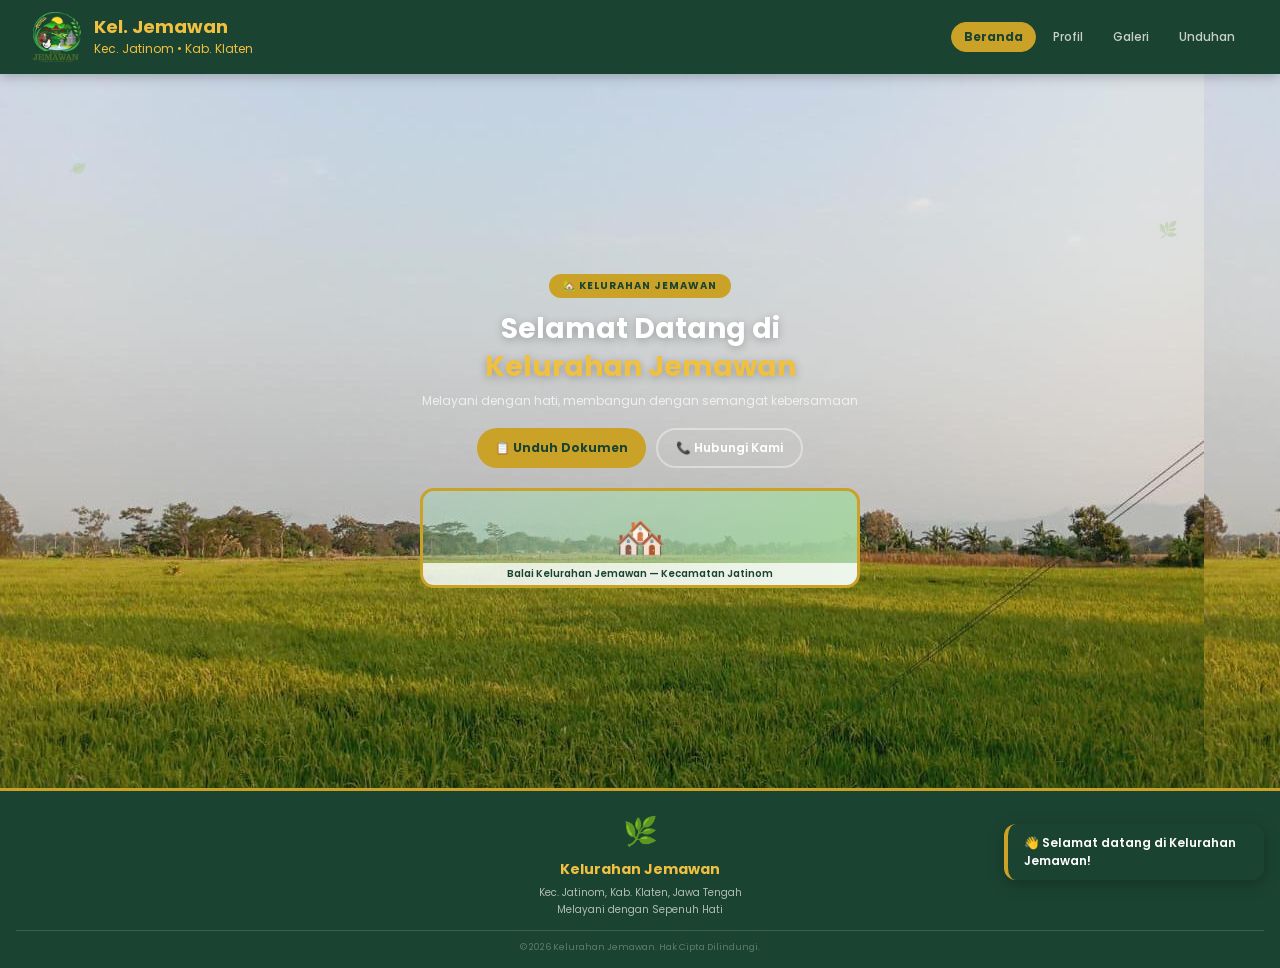
<file: index.html>
<!DOCTYPE html>
<html lang="id">
<head>
  <meta charset="UTF-8">
  <meta name="viewport" content="width=device-width, initial-scale=1.0">
  <title>Kelurahan Jemawan - Beranda</title>
  <link rel="stylesheet" href="style.css">
  <link href="https://fonts.googleapis.com/css2?family=Poppins:wght@400;500;600;700&display=swap" rel="stylesheet">
</head>
<body>

  <!-- ===== NAVIGASI ===== -->
  <nav class="nav">
    <div class="nav-logo">
      <img src="gambar/logo desa jemawan_UAS.png"
           alt="Logo Desa Jemawan"
           class="nav-logo-img">
      <div class="nav-text">
        <div class="nav-title">Kel. Jemawan</div>
        <div class="nav-subtitle">Kec. Jatinom • Kab. Klaten</div>
      </div>
    </div>
    <div class="nav-links">
      <a href="index.html" class="active">Beranda</a>
      <a href="profil.html">Profil</a>
      <a href="galeri.html">Galeri</a>
      <a href="unduhan.html">Unduhan</a>
    </div>
  </nav>

  <!-- ===== HERO / SELAMAT DATANG =====
       CATATAN: Beranda hanya menampilkan bagian selamat datang saja
       sesuai permintaan. Bagian statistik, visi misi, unduhan populer,
       dan galeri singkat sudah dihapus dari halaman ini. -->
  <section class="hero">
    <span class="leaf-float lf1">🍃</span>
    <span class="leaf-float lf2">🌿</span>
    <span class="leaf-float lf3">🍃</span>
    <span class="leaf-float lf4">🌿</span>
    <div class="hero-badge">🏡 KELURAHAN JEMAWAN</div>
    <h1>Selamat Datang di<br><span>Kelurahan Jemawan</span></h1>
    <p class="hero-sub">Melayani dengan hati, membangun dengan semangat kebersamaan</p>
    <div class="hero-btns">
      <!-- PERBAIKAN: tombol "Buat Surat" diarahkan ke unduhan.html (bukan galeri.html) -->
      <a href="unduhan.html" class="btn-gold">📋 Unduh Dokumen</a>
      <!-- PERBAIKAN: tombol "Hubungi Kami" diarahkan ke profil.html karena
           kontak.html tidak ada dalam project ini -->
      <a href="profil.html" class="btn-outline">📞 Hubungi Kami</a>
    </div>
    <div class="hero-img">
      <div class="hero-img-icon">🏘️</div>
      <div class="hero-img-caption">Balai Kelurahan Jemawan — Kecamatan Jatinom</div>
    </div>
  </section>

  <!-- ===== FOOTER ===== -->
  <footer class="footer">
    <span class="footer-leaf">🌿</span>
    <h3>Kelurahan Jemawan</h3>
    <p>Kec. Jatinom, Kab. Klaten, Jawa Tengah<br>Melayani dengan Sepenuh Hati</p>
    <div class="footer-copy">© 2026 Kelurahan Jemawan. Hak Cipta Dilindungi.</div>
  </footer>

  <!-- Toast notifikasi -->
  <div class="toast" id="toast"></div>

  <script src="script.js"></script>
  <script>
    // Animasi counter statistik sudah dihapus karena elemen statistiknya tidak ada lagi

    // Toast sambutan muncul 0,6 detik setelah halaman dibuka
    setTimeout(() => showToast('👋 Selamat datang di Kelurahan Jemawan!'), 600);
  </script>

</body>
</html>
</file>
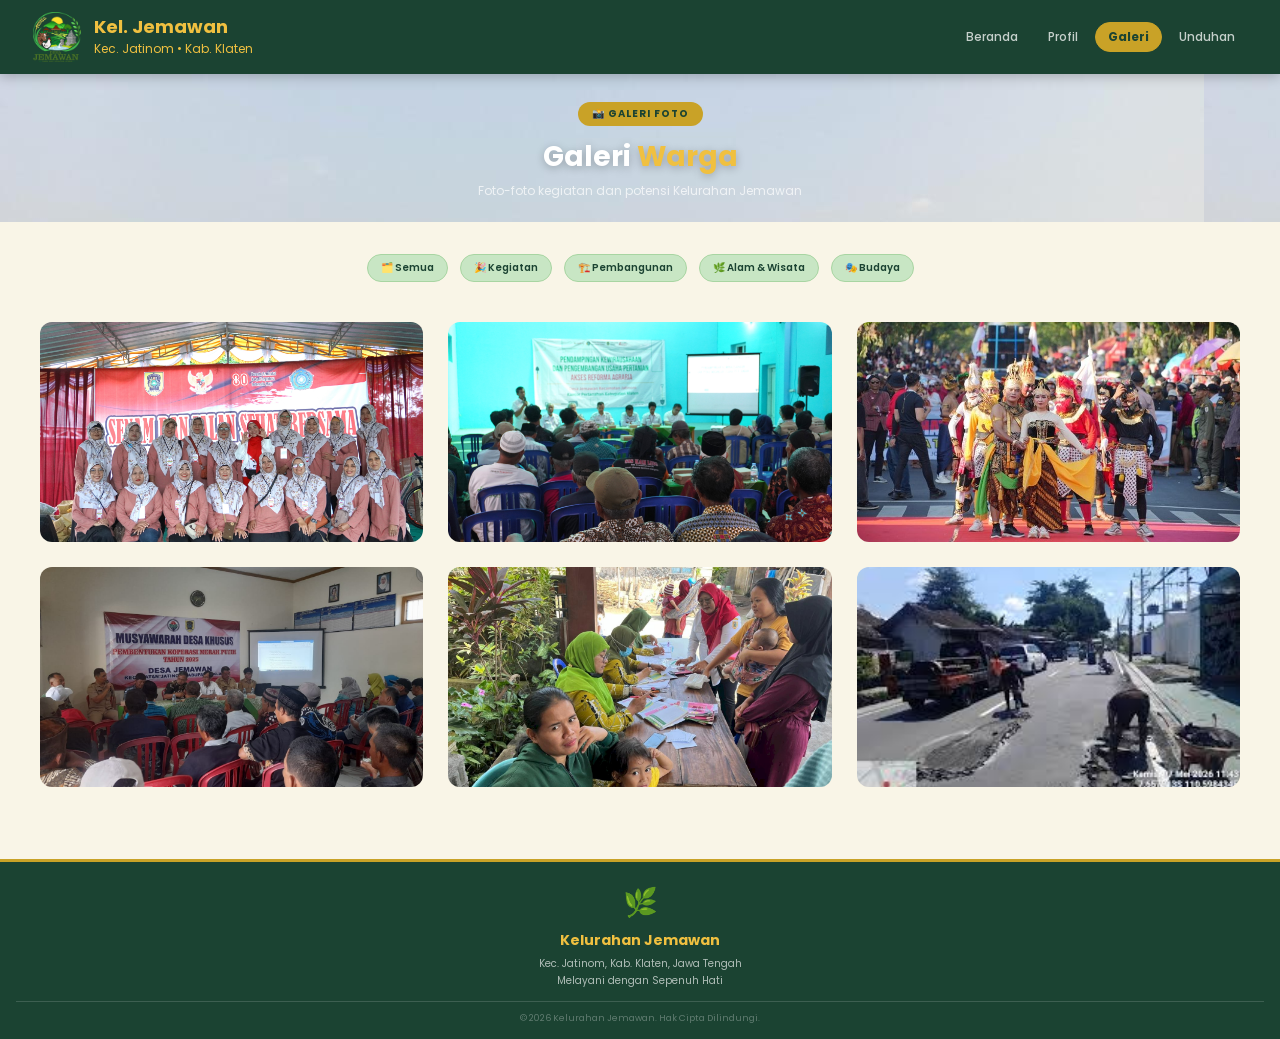
<file: galeri.html>
<!DOCTYPE html>
<html lang="id">
<head>
  <meta charset="UTF-8">
  <meta name="viewport" content="width=device-width, initial-scale=1.0">
  <title>Kelurahan Jemawan - Galeri</title>
  <link rel="stylesheet" href="style.css">
  <link href="https://fonts.googleapis.com/css2?family=Poppins:wght@400;500;600;700&display=swap" rel="stylesheet">
</head>
<body>

  <!-- ===== NAVIGASI ===== -->
  <nav class="nav">
    <div class="nav-logo">
      <img src="gambar/logo desa jemawan_UAS.png"
           alt="Logo Desa Jemawan"
           class="nav-logo-img">
      <div class="nav-text">
        <div class="nav-title">Kel. Jemawan</div>
        <div class="nav-subtitle">Kec. Jatinom • Kab. Klaten</div>
      </div>
    </div>
    <div class="nav-links">
      <a href="index.html">Beranda</a>
      <a href="profil.html">Profil</a>
      <!-- PERBAIKAN: href disamakan persis dengan nama file (galeri.html, bukan Galeri.html) -->
      <a href="galeri.html" class="active">Galeri</a>
      <!-- PERBAIKAN: typo "unduahn.html" diperbaiki menjadi "unduhan.html" -->
      <a href="unduhan.html">Unduhan</a>
    </div>
  </nav>

  <!-- ===== HERO ===== -->
  <section class="hero hero-sm">
    <div class="hero-badge">📸 GALERI FOTO</div>
    <h1>Galeri <span>Warga</span></h1>
    <p class="hero-sub">Foto-foto kegiatan dan potensi Kelurahan Jemawan</p>
  </section>

  <!-- ===== GALERI ===== -->
  <section class="section">
    <div class="container">

      <!-- Tombol filter kategori -->
      <div class="galeri-filter">
        <!-- PERBAIKAN: tambah onclick pada setiap tombol agar filter benar-benar bekerja -->
        <button class="filter-btn active" data-filter="all" onclick="filterGaleri('all', this)">🗂️ Semua</button>
        <button class="filter-btn" data-filter="kegiatan" onclick="filterGaleri('kegiatan', this)">🎉 Kegiatan</button>
        <button class="filter-btn" data-filter="pembangunan" onclick="filterGaleri('pembangunan', this)">🏗️ Pembangunan</button>
        <button class="filter-btn" data-filter="alam" onclick="filterGaleri('alam', this)">🌿 Alam & Wisata</button>
        <button class="filter-btn" data-filter="budaya" onclick="filterGaleri('budaya', this)">🎭 Budaya</button>
      </div>

      <!-- Grid foto galeri -->
      <!-- PERBAIKAN: gambar diganti emoji besar sebagai placeholder karena
           folder assets/img/ tidak ada dalam project. Jika sudah punya foto,
           ganti bagian <div class="galeri-emoji"> dengan <img src="..."> -->
      <div class="galeri-grid" id="galeri-grid">

        <div class="galeri-item" data-category="kegiatan">
              <img src="gambar/dokm hut ri.jpg" alt="Memperingati HUT RI">
          <div class="galeri-overlay">
            <span class="galeri-caption">Memperingatan HUT RI</span>
          </div>
        </div>

        <div class="galeri-item" data-category="alam">
               <img src="gambar/dokm pendampingan usaha pertanian.jpg" alt="Kegiatan Pendamping Usaha Pertanian">
          <div class="galeri-overlay">
            <span class="galeri-caption">Kegiatan Pendamping Usaha Petani</span>
          </div>
        </div>

        <div class="galeri-item" data-category="budaya">
              <img src="gambar/mengikuti kirab budaya kltn.jpg" alt="Mengikuti Kirab Budaya Klaten">
          <div class="galeri-overlay">
            <span class="galeri-caption">Mengikuti Kirab Budaya Klaten</span>
          </div>
        </div>

        <div class="galeri-item" data-category="kegiatan">
              <img src="gambar/koprasi desa.jpg" alt="Pembetukan Koprasi Merah Putih Warga">
          <div class="galeri-overlay">
            <span class="galeri-caption">Pembetukan Koprasi Merah Putih Warga</span>
          </div>
        </div>

        <div class="galeri-item" data-category="kegiatan">
              <img src="gambar/posyandu.jpg" alt="Posyandu Balita">
          <div class="galeri-overlay">
            <span class="galeri-caption">Posyandu Balita</span>
          </div>
        </div>

        <div class="galeri-item" data-category="pembangunan">
               <img src="gambar/pemebanaran jalan.jpg" alt="Renovasi Jalan Desa Jemawan">
          <div class="galeri-overlay">
            <span class="galeri-caption">Renovasi Jalan Desa Jemawan</span>
          </div>
        </div>
    </div>
  </section>

  <!-- ===== FOOTER ===== -->
  <footer class="footer">
    <span class="footer-leaf">🌿</span>
    <h3>Kelurahan Jemawan</h3>
    <p>Kec. Jatinom, Kab. Klaten, Jawa Tengah<br>Melayani dengan Sepenuh Hati</p>
    <div class="footer-copy">© 2026 Kelurahan Jemawan. Hak Cipta Dilindungi.</div>
  </footer>

  <div class="toast" id="toast"></div>
  <script src="script.js"></script>

</body>
</html>
</file>
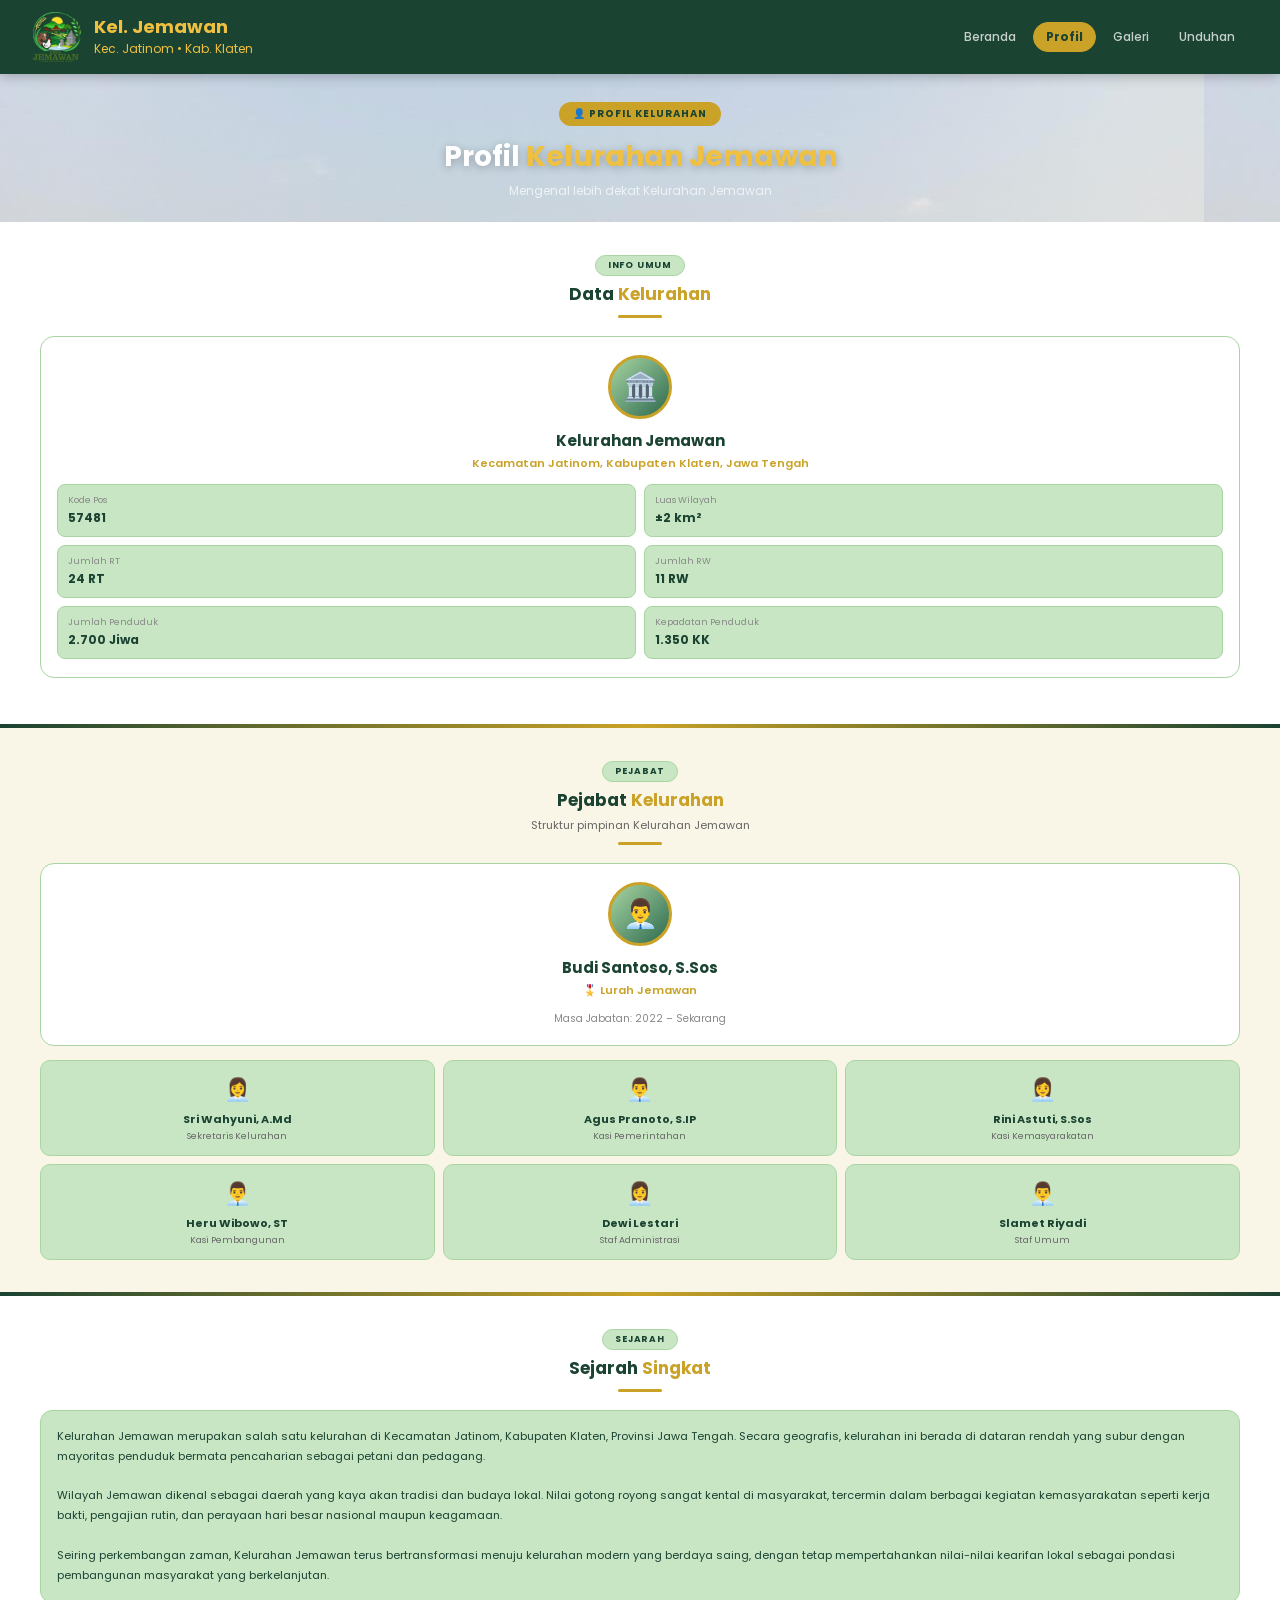
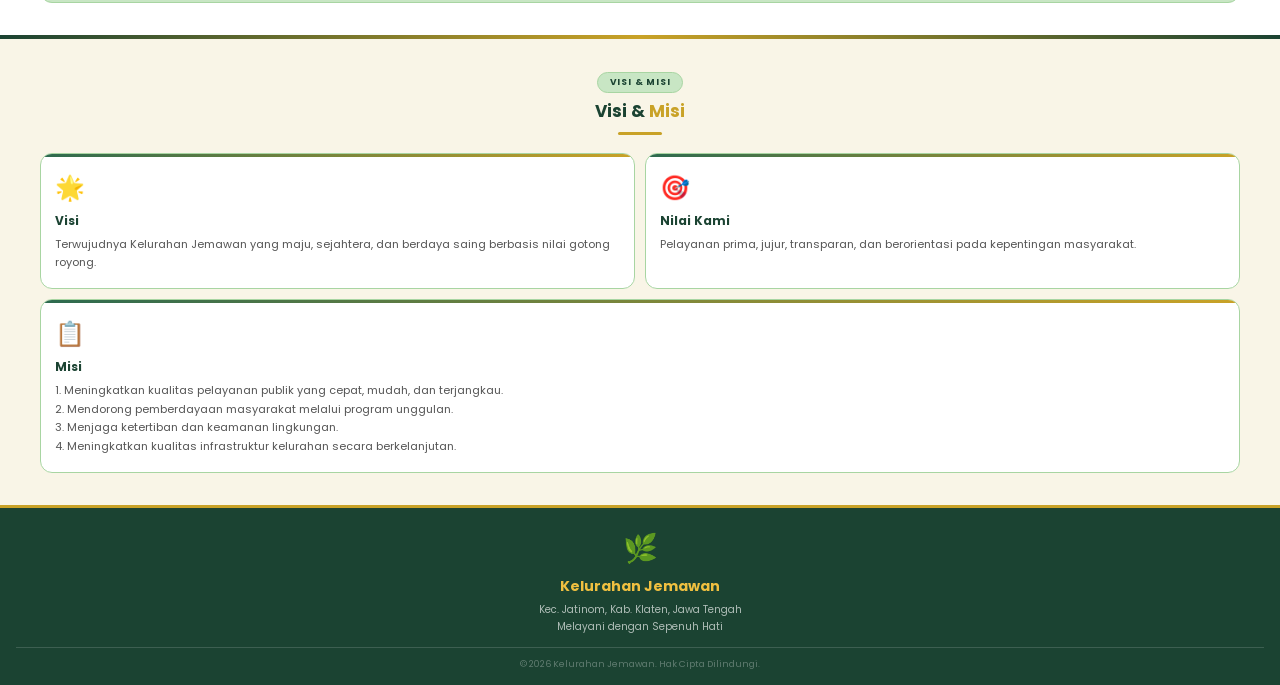
<file: profil.html>
<!DOCTYPE html>
<html lang="id">
<head>
  <meta charset="UTF-8">
  <meta name="viewport" content="width=device-width, initial-scale=1.0">
  <title>Kelurahan Jemawan - Profil</title>
  <link rel="stylesheet" href="style.css">
  <link href="https://fonts.googleapis.com/css2?family=Poppins:wght@400;500;600;700&display=swap" rel="stylesheet">
</head>
<body>

  <!-- ===== NAVIGASI ===== -->
  <nav class="nav">
    <div class="nav-logo">
    <img src="gambar/logo desa jemawan_UAS.png"
         alt="Logo Desa Jemawan"
         class="nav-logo-img">

    <div class="nav-text">
        <div class="nav-title">Kel. Jemawan</div>
        <div class="nav-subtitle">
            Kec. Jatinom • Kab. Klaten
        </div>
    </div>
</div>
    <div class="nav-links">
      <a href="index.html">Beranda</a>
      <a href="profil.html" class="active">Profil</a>
      <a href="galeri.html">Galeri</a>
      <a href="unduhan.html">Unduhan</a>
    </div>
  </nav>

  <!-- ===== HERO KECIL ===== -->
  <section class="hero hero-sm">
    <div class="hero-badge">👤 PROFIL KELURAHAN</div>
    <h1>Profil <span>Kelurahan Jemawan</span></h1>
    <p class="hero-sub">Mengenal lebih dekat Kelurahan Jemawan</p>
  </section>

  <!-- ===== INFO UMUM ===== -->
  <section class="section section-white">
    <div class="sec-head">
      <div class="tag">INFO UMUM</div>
      <h2>Data <span>Kelurahan</span></h2>
      <div class="gold-line"></div>
    </div>

    <div class="profil-card">
      <div class="profil-avatar">🏛️</div>
      <h3 class="profil-name">Kelurahan Jemawan</h3>
      <div class="profil-jabatan">Kecamatan Jatinom, Kabupaten Klaten, Jawa Tengah</div>
      <div class="info-grid">
        <div class="info-box"><div class="info-label">Kode Pos</div><div class="info-val">57481</div></div>
        <div class="info-box"><div class="info-label">Luas Wilayah</div><div class="info-val">±2 km²</div></div>
        <div class="info-box"><div class="info-label">Jumlah RT</div><div class="info-val">24 RT</div></div>
        <div class="info-box"><div class="info-label">Jumlah RW</div><div class="info-val">11 RW</div></div>
        <div class="info-box"><div class="info-label">Jumlah Penduduk</div><div class="info-val">2.700 Jiwa</div></div>
        <div class="info-box"><div class="info-label">Kepadatan Penduduk</div><div class="info-val">1.350 KK</div></div>
      </div>
    </div>
  </section>

  <div class="divider"></div>

  <!-- ===== PEJABAT ===== -->
  <section class="section">
    <div class="sec-head">
      <div class="tag">PEJABAT</div>
      <h2>Pejabat <span>Kelurahan</span></h2>
      <p>Struktur pimpinan Kelurahan Jemawan</p>
      <div class="gold-line"></div>
    </div>

    <!-- Lurah -->
    <div class="profil-card" style="text-align:center; margin-bottom:14px">
      <div class="profil-avatar">👨‍💼</div>
      <h3 class="profil-name">Budi Santoso, S.Sos</h3>
      <div class="profil-jabatan">🎖️ Lurah Jemawan</div>
      <p style="font-size:10px;color:#888;margin-top:6px">Masa Jabatan: 2022 – Sekarang</p>
    </div>

    <!-- Staf -->
    <div class="pejabat-grid">
      <div class="pj-card">
        <div class="pj-ava">👩‍💼</div>
        <h4>Sri Wahyuni, A.Md</h4>
        <p>Sekretaris Kelurahan</p>
      </div>
      <div class="pj-card">
        <div class="pj-ava">👨‍💼</div>
        <h4>Agus Pranoto, S.IP</h4>
        <p>Kasi Pemerintahan</p>
      </div>
      <div class="pj-card">
        <div class="pj-ava">👩‍💼</div>
        <h4>Rini Astuti, S.Sos</h4>
        <p>Kasi Kemasyarakatan</p>
      </div>
      <div class="pj-card">
        <div class="pj-ava">👨‍💼</div>
        <h4>Heru Wibowo, ST</h4>
        <p>Kasi Pembangunan</p>
      </div>
      <div class="pj-card">
        <div class="pj-ava">👩‍💼</div>
        <h4>Dewi Lestari</h4>
        <p>Staf Administrasi</p>
      </div>
      <div class="pj-card">
        <div class="pj-ava">👨‍💼</div>
        <h4>Slamet Riyadi</h4>
        <p>Staf Umum</p>
      </div>
    </div>
  </section>

  <div class="divider"></div>

  <!-- ===== SEJARAH ===== -->
  <section class="section section-white">
    <div class="sec-head">
      <div class="tag">SEJARAH</div>
      <h2>Sejarah <span>Singkat</span></h2>
      <div class="gold-line"></div>
    </div>
    <div class="sejarah-box">
      <p>Kelurahan Jemawan merupakan salah satu kelurahan di Kecamatan Jatinom, Kabupaten Klaten, Provinsi Jawa Tengah. Secara geografis, kelurahan ini berada di dataran rendah yang subur dengan mayoritas penduduk bermata pencaharian sebagai petani dan pedagang.</p>
      <br>
      <p>Wilayah Jemawan dikenal sebagai daerah yang kaya akan tradisi dan budaya lokal. Nilai gotong royong sangat kental di masyarakat, tercermin dalam berbagai kegiatan kemasyarakatan seperti kerja bakti, pengajian rutin, dan perayaan hari besar nasional maupun keagamaan.</p>
      <br>
      <p>Seiring perkembangan zaman, Kelurahan Jemawan terus bertransformasi menuju kelurahan modern yang berdaya saing, dengan tetap mempertahankan nilai-nilai kearifan lokal sebagai pondasi pembangunan masyarakat yang berkelanjutan.</p>
    </div>
  </section>

  <div class="divider"></div>

  <!-- ===== VISI MISI ===== -->
  <section class="section">
    <div class="sec-head">
      <div class="tag">VISI &amp; MISI</div>
      <h2>Visi &amp; <span>Misi</span></h2>
      <div class="gold-line"></div>
    </div>
    <div class="vm-grid">
      <div class="vm-card">
        <span class="vm-icon">🌟</span>
        <h3>Visi</h3>
        <p>Terwujudnya Kelurahan Jemawan yang maju, sejahtera, dan berdaya saing berbasis nilai gotong royong.</p>
      </div>
      <div class="vm-card">
        <span class="vm-icon">🎯</span>
        <h3>Nilai Kami</h3>
        <p>Pelayanan prima, jujur, transparan, dan berorientasi pada kepentingan masyarakat.</p>
      </div>
      <div class="vm-card vm-full">
        <span class="vm-icon">📋</span>
        <h3>Misi</h3>
        <p>
          1. Meningkatkan kualitas pelayanan publik yang cepat, mudah, dan terjangkau.<br>
          2. Mendorong pemberdayaan masyarakat melalui program unggulan.<br>
          3. Menjaga ketertiban dan keamanan lingkungan.<br>
          4. Meningkatkan kualitas infrastruktur kelurahan secara berkelanjutan.
        </p>
      </div>
    </div>
  </section>

  <!-- ===== FOOTER ===== -->
  <footer class="footer">
    <span class="footer-leaf">🌿</span>
    <h3>Kelurahan Jemawan</h3>
    <p>Kec. Jatinom, Kab. Klaten, Jawa Tengah<br>Melayani dengan Sepenuh Hati</p>
    <div class="footer-copy">© 2026 Kelurahan Jemawan. Hak Cipta Dilindungi.</div>
  </footer>

  <div class="toast" id="toast"></div>
  <script src="script.js"></script>
</body>
</html>
</file>
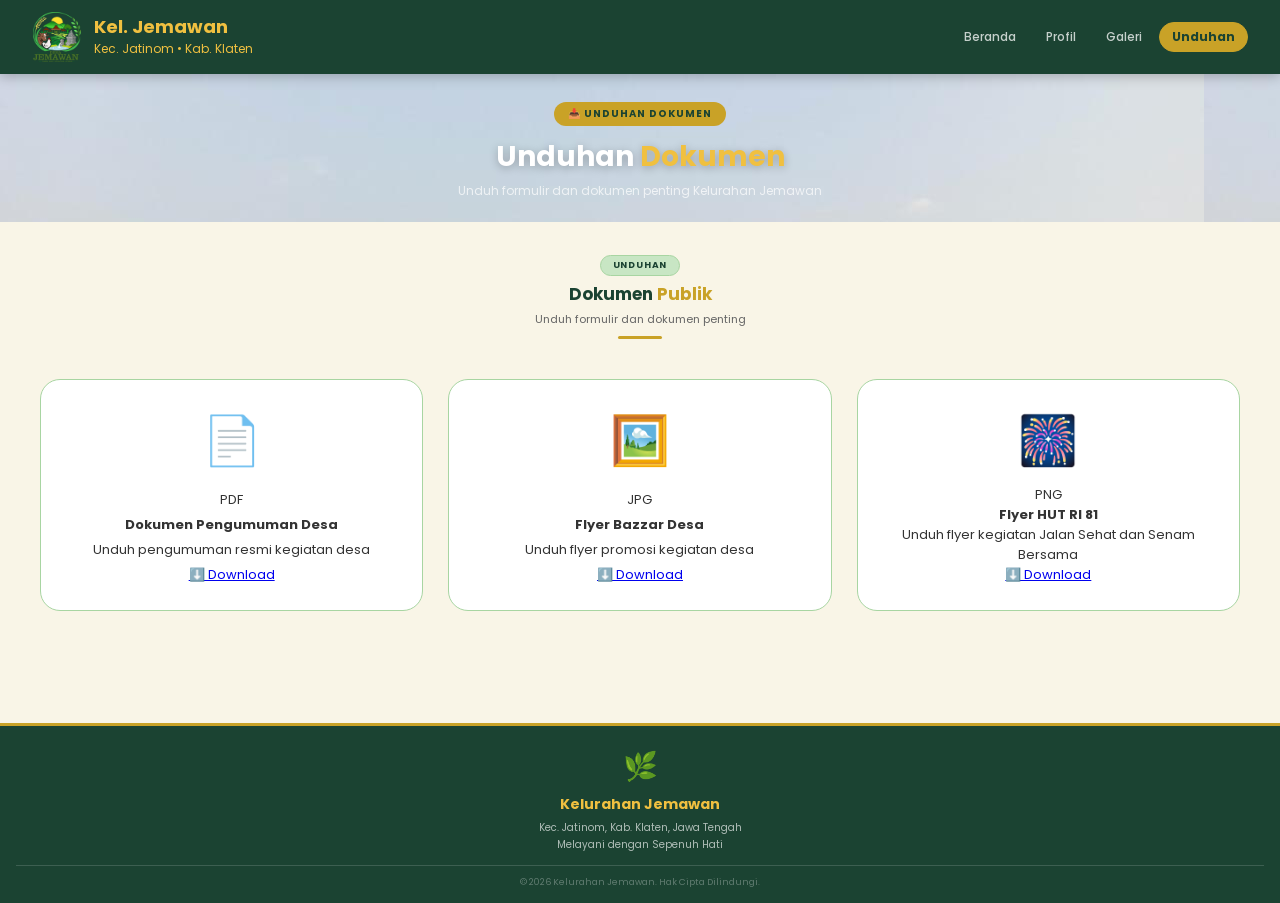
<file: unduhan.html>
<!DOCTYPE html>
<html lang="id">
<head>
  <meta charset="UTF-8">
  <meta name="viewport" content="width=device-width, initial-scale=1.0">
  <title>Kelurahan Jemawan - Unduhan</title>
  <link rel="stylesheet" href="style.css">
  <link href="https://fonts.googleapis.com/css2?family=Poppins:wght@400;500;600;700&display=swap" rel="stylesheet">
</head>
<body>

  <!-- ===== NAVIGASI ===== -->
  <nav class="nav">
    <div class="nav-logo">
      <img src="gambar/logo desa jemawan_UAS.png"
           alt="Logo Desa Jemawan"
           class="nav-logo-img">
      <div class="nav-text">
        <div class="nav-title">Kel. Jemawan</div>
        <div class="nav-subtitle">Kec. Jatinom • Kab. Klaten</div>
      </div>
    </div>
    <div class="nav-links">
      <a href="index.html">Beranda</a>
      <a href="profil.html">Profil</a>
      <a href="galeri.html">Galeri</a>
      <a href="unduhan.html" class="active">Unduhan</a>
    </div>
  </nav>

  <!-- ===== HERO ===== -->
  <section class="hero hero-sm">
    <div class="hero-badge">📥 UNDUHAN DOKUMEN</div>
    <h1>Unduhan <span>Dokumen</span></h1>
    <p class="hero-sub">Unduh formulir dan dokumen penting Kelurahan Jemawan</p>
  </section>

  <!-- ===== DAFTAR UNDUHAN ===== -->
  <section class="section">
    <div class="sec-head">
      <div class="tag">UNDUHAN</div>
      <h2>Dokumen <span>Publik</span></h2>
      <p>Unduh formulir dan dokumen penting</p>
      <div class="gold-line"></div>
    </div>

    <!-- PERBAIKAN: hapus tag <div class="lay-grid"> yang tidak diperlukan dan
         menyebabkan layout rusak karena unduhan-list sudah punya style sendiri -->
    <div class="unduhan-list">

      <!-- Dokumen Pengumuman -->
      <div class="unduhan-card">
        <!-- PERBAIKAN: ganti <img> dengan emoji karena file gambar pdf-icon.png
             tidak ada dalam project, supaya tidak muncul gambar rusak (broken image) -->
        <div class="unduhan-thumb-emoji">📄</div>
        <span class="file-type">PDF</span>
        <h4>Dokumen Pengumuman Desa</h4>
        <p>Unduh pengumuman resmi kegiatan desa</p>
        <!-- PERBAIKAN: path diperbaiki ke lokasi file yang memang ada dalam project -->
        <a href="surat/DOKUMEN PENGUMUMAN DESA.pdf" download class="btn-download">
          ⬇️ Download
        </a>
      </div>

      <!-- Flyer Kegiatan -->
      <div class="unduhan-card">
        <div class="unduhan-thumb-emoji">🖼️</div>
        <span class="file-type">JPG</span>
        <h4>Flyer Bazzar Desa</h4>
        <p>Unduh flyer promosi kegiatan desa</p>
        <!-- CATATAN: file gambar/flyer1.jpg belum ada, silakan tambahkan file-nya
             di folder gambar/ jika ingin tombol download ini berfungsi -->
        <a href="gambar/bazar.jpeg" download class="btn-download">
          ⬇️ Download
        </a>
      </div>

      <!-- Flyer HUT RI -->
      <div class="unduhan-card">
        <div class="unduhan-thumb-emoji">🎆</div>
        <span class="file-type">PNG</span>
        <h4>Flyer HUT RI 81</h4>
        <p>Unduh flyer kegiatan Jalan Sehat dan Senam Bersama</p>
        <!-- CATATAN: file gambar/flyer-hutri.png belum ada, silakan tambahkan -->
        <a href="gambar/huutri.jpg" download class="btn-download">
          ⬇️ Download
        </a>
      </div>

    </div><!-- /unduhan-list -->

  </section><!-- /section -->

  <!-- ===== FOOTER ===== -->
  <footer class="footer">
    <span class="footer-leaf">🌿</span>
    <h3>Kelurahan Jemawan</h3>
    <p>Kec. Jatinom, Kab. Klaten, Jawa Tengah<br>Melayani dengan Sepenuh Hati</p>
    <div class="footer-copy">© 2026 Kelurahan Jemawan. Hak Cipta Dilindungi.</div>
  </footer>

  <div class="toast" id="toast"></div>
  <script src="script.js"></script>
  <!-- PERBAIKAN: hapus pemanggilan renderUnduhan() karena fungsi itu tidak ada
       di script.js, sehingga sebelumnya menyebabkan error "renderUnduhan is not defined" -->

</body>
</html>
</file>
<file: style.css>
/* =========================================
   KELURAHAN JEMAWAN — style.css
   Palet: Hijau Muda, Hijau Tua, Emas
   ========================================= */

/* ===== VARIABEL WARNA ===== */
:root {
  --hijau-muda:  #a8d5a2;
  --hijau-muda2: #c8e6c4;
  --hijau-tua:   #2d6a4f;
  --hijau-tua2:  #1b4332;
  --emas:        #c9a227;
  --emas2:       #f0c040;
  --krem:        #f9f5e7;
}

/* ===== RESET ===== */
*, *::before, *::after {
  margin: 0;
  padding: 0;
  box-sizing: border-box;
}

body {
  font-family: 'Poppins', Arial, sans-serif;
  background: var(--krem);
  color: #333;
  font-size: 13px;
  overflow-x: hidden;
}

/* =============================================
   NAVIGASI
   ============================================= */
.nav {
  background: var(--hijau-tua2);
  padding: 10px 20px;
  display: flex;
  align-items: center;
  justify-content: space-between;
  position: sticky;
  top: 0;
  z-index: 999;
  box-shadow: 0 2px 12px rgba(0,0,0,0.25);
}

.nav-logo{
  display:flex;
  align-items:center;
  gap:12px;
}

.nav-logo-img{
  width:50px;
  height:50px;
  object-fit:contain;
}

.nav-leaf {
  font-size: 20px;
  animation: floatLeaf 3s ease-in-out infinite;
}

.nav-text{
  display:flex;
  flex-direction:column;
  justify-content:center;
}

.nav-title{
  color:var(--emas2);
  font-size:18px;
  font-weight:700;
  line-height:1.2;
}

.nav-subtitle{
  color:var(--emas2);
  font-size:12px;
  margin-top:2px;
}
.nav-links {
  display: flex;
  gap: 4px;
}

.nav-links a {
  color: rgba(255,255,255,0.75);
  text-decoration: none;
  padding: 5px 12px;
  border-radius: 20px;
  font-size: 12px;
  font-weight: 500;
  transition: all 0.3s;
  border: 1px solid transparent;
}

.nav-links a:hover,
.nav-links a.active {
  background: var(--emas);
  color: var(--hijau-tua2);
  font-weight: 700;
  border-color: var(--emas);
}

/* =============================================
   HERO
   ============================================= */
.hero {
  background: url('gambar/sawah.jpeg');
  padding: 200px 40px 200px;
  text-align: center;
  position: relative;
  overflow: hidden;
}

.hero-sm {
  padding: 28px 20px 22px;
}

/* Daun melayang */
.leaf-float {
  position: absolute;
  font-size: 22px;
  animation: floatLeaf 6s ease-in-out infinite;
  opacity: 0.18;
  pointer-events: none;
}
.lf1 { top: 10%; left:  5%; animation-delay: 0s; }
.lf2 { top: 20%; right: 8%; animation-delay: 1.5s; font-size: 16px; }
.lf3 { top: 65%; left:  3%; animation-delay: 3s; }
.lf4 { top: 70%; right: 6%; animation-delay: 2s; font-size: 26px; }

.hero-badge {
  display: inline-block;
  background: var(--emas);
  color: var(--hijau-tua2);
  font-size: 10px;
  font-weight: 700;
  padding: 4px 14px;
  border-radius: 20px;
  margin-bottom: 12px;
  letter-spacing: 1px;
}

.hero h1 {
  color: #fff;
  font-size: 22px;
  font-weight: 700;
  line-height: 1.35;
  text-shadow: 0 2px 8px rgba(0,0,0,0.25);
}

.hero h1 span {
  color: var(--emas2);
}

.hero-sub {
  color: rgba(255,255,255,0.7);
  font-size: 12px;
  margin-top: 6px;
}

.hero-btns {
  margin-top: 18px;
  display: flex;
  gap: 10px;
  justify-content: center;
  flex-wrap: wrap;
}

/* Gambar / ilustrasi di hero */
.hero-img {
  width: 100%;
  max-width: 440px;
  height: 100px;
  margin: 20px auto 0;
  border-radius: 14px;
  background: linear-gradient(135deg, #8effc731, var(--hijau-muda));
  display: flex;
  align-items: center;
  justify-content: center;
  border: 3px solid var(--emas);
  position: relative;
  overflow: hidden;
}

.hero-img-icon {
  font-size: 42px;
  animation: bounce 2.5s ease-in-out infinite;
}

.hero-img-caption {
  position: absolute;
  bottom: 0;
  left: 0;
  right: 0;
  text-align: center;
  color: var(--hijau-tua2);
  font-size: 10px;
  font-weight: 600;
  background: rgba(255,255,255,0.8);
  padding: 3px 0;
}

/* =============================================
   TOMBOL
   ============================================= */
.btn-gold {
  background: var(--emas);
  color: var(--hijau-tua2);
  padding: 9px 18px;
  border-radius: 24px;
  text-decoration: none;
  font-weight: 700;
  font-size: 12px;
  border: none;
  cursor: pointer;
  transition: all 0.3s;
  display: inline-flex;
  align-items: center;
  gap: 6px;
  font-family: 'Poppins', sans-serif;
}
.btn-gold:hover {
  background: var(--emas2);
  transform: translateY(-2px);
  box-shadow: 0 4px 14px rgba(201,162,39,0.4);
}

.btn-outline {
  background: transparent;
  color: #fff;
  padding: 9px 18px;
  border-radius: 24px;
  text-decoration: none;
  font-weight: 600;
  font-size: 12px;
  border: 2px solid rgba(255,255,255,0.4);
  cursor: pointer;
  transition: all 0.3s;
  font-family: 'Poppins', sans-serif;
}
.btn-outline:hover {
  border-color: var(--emas2);
  color: var(--emas2);
  transform: translateY(-2px);
}

/* =============================================
   STATISTIK
   ============================================= */
.stats-bar {
  display: grid;
  grid-template-columns: repeat(3, 1fr);
  gap: 8px;
  padding: 16px 14px;
  background: var(--hijau-tua);
}

.stat-card {
  background: rgba(255,255,255,0.15);
  border-radius: 10px;
  padding: 12px 6px;
  text-align: center;
  border: 1px solid rgba(255,255,255,0.2);
}

.stat-icon { font-size: 18px; margin-bottom: 3px; }
.stat-num  { color: var(--emas2); font-size: 20px; font-weight: 700; }
.stat-label{ color: rgba(255,255,255,0.75); font-size: 9px; margin-top: 2px; }

/* =============================================
   SECTION & HEADING
   ============================================= */
.section {
  padding: 24px 16px;
}

.section-white {
  background: #fff;
}

.sec-head {
  text-align: center;
  margin-bottom: 18px;
}

.tag {
  display: inline-block;
  background: var(--hijau-muda2);
  color: var(--hijau-tua2);
  font-size: 9px;
  font-weight: 700;
  padding: 3px 12px;
  border-radius: 20px;
  margin-bottom: 5px;
  letter-spacing: 0.8px;
  border: 1px solid var(--hijau-muda);
}

.tag-dark {
  background: rgba(255,255,255,0.15);
  color: #fff;
  border-color: rgba(255,255,255,0.25);
}

.sec-head h2 {
  color: var(--hijau-tua2);
  font-size: 17px;
  font-weight: 700;
}

.sec-head h2 span {
  color: var(--emas);
}

.sec-head p {
  color: #666;
  font-size: 11px;
  margin-top: 4px;
}

.gold-line {
  width: 44px;
  height: 3px;
  background: var(--emas);
  border-radius: 2px;
  margin: 8px auto 0;
}

.divider {
  height: 4px;
  background: linear-gradient(90deg, var(--hijau-tua2), var(--emas), var(--hijau-tua2));
}

/* =============================================
   VISI MISI
   ============================================= */
.vm-grid {
  display: grid;
  grid-template-columns: 1fr 1fr;
  gap: 10px;
}

.vm-full {
  grid-column: 1 / -1;
}

.vm-card {
  background: #fff;
  border-radius: 12px;
  padding: 16px 14px;
  border: 1.5px solid var(--hijau-muda);
  position: relative;
  overflow: hidden;
  transition: transform 0.3s, box-shadow 0.3s;
}

.vm-card::before {
  content: '';
  position: absolute;
  top: 0; left: 0; right: 0;
  height: 3px;
  background: linear-gradient(90deg, var(--hijau-tua), var(--emas));
}

.vm-card:hover {
  transform: translateY(-3px);
  box-shadow: 0 8px 20px rgba(45,106,79,0.15);
}

.vm-icon {
  font-size: 24px;
  display: block;
  margin-bottom: 7px;
  animation: wiggle 3s ease-in-out infinite;
}

.vm-card h3 {
  color: var(--hijau-tua2);
  font-size: 12px;
  font-weight: 700;
  margin-bottom: 5px;
}

.vm-card p {
  color: #555;
  font-size: 11px;
  line-height: 1.7;
}

/* =============================================
   GALERI
   ============================================= */
.galeri-grid{
  max-width: 1200px;
  margin: 40px auto;
  display: grid;
  grid-template-columns: repeat(3, 1fr);
  gap: 25px;
}

/* ===== GALERI PAGE ===== */
.galeri-hero {
  background: linear-gradient(135deg, var(--hijau-muda), var(--hijau-tua));
  padding: 120px 24px 60px;
  text-align: center;
  position: relative;
  overflow: hidden;
}
.galeri-hero::before {
  content: '';
  position: absolute; inset: 0;
  background: radial-gradient(ellipse at center, rgba(124,58,237,0.3) 0%, transparent 70%);
}
.galeri-hero h1 {
  font-family: 'Playfair Display', serif;
  font-size: clamp(32px, 5vw, 56px);
  color: var(--white);
  font-weight: 900;
  position: relative;
  margin-bottom: 16px;
}
.galeri-hero p {
  font-size: 17px;
  color: rgba(255,255,255,0.7);
  position: relative;
  max-width: 500px;
  margin: 0 auto;
}

.galeri-filter {
  display: flex;
  justify-content: center;
  gap: 12px;
  flex-wrap: wrap;
  margin-bottom: 40px;
}

/* Syarat Umum */
.syarat-box {
  background: var(--hijau-muda2);
  border-radius: 12px;
  padding: 14px;
  margin-top: 14px;
  border: 1.5px solid var(--hijau-muda);
}

.syarat-title {
  font-size: 11px;
  color: var(--hijau-tua2);
  font-weight: 700;
  margin-bottom: 6px;
}

.syarat-list {
  font-size: 10px;
  color: #444;
  line-height: 2;
}

/* =============================================
   UNDUHAN
   ============================================= */
.unduhan-list{
  max-width:1200px;
  margin:40px auto 80px;
  display:grid;
  grid-template-columns:repeat(3, 1fr);
  gap:25px;
}

.unduhan-card{
  background:#fff;
  border:1px solid var(--hijau-muda);
  border-radius:20px;
  padding:25px;
  text-align:center;
  transition:0.3s;
  display:flex;
  flex-direction:column;
  justify-content:space-between;
}

.unduhan-card:hover{
  transform:translateY(-5px);
  box-shadow:0 10px 25px rgba(0,0,0,0.1);
}

.unduhan-thumb{
  width:90px;
  height:90px;
  object-fit:contain;
  margin:0 auto 15px;
}

.unduhan-thumb img{
    width:100%;
    height:100%;
    object-fit:contain;
}

.unduhan-meta h4{
    color:var(--hijau-tua2);
    margin:10px 0;
}

.unduhan-meta p{
    color:#666;
    font-size:12px;
}

/* Filter unduhan */
.unduhan-filter {
  display: flex;
  gap: 6px;
  flex-wrap: wrap;
  margin-bottom: 14px;
}

.filter-btn {
  background: var(--hijau-muda2);
  color: var(--hijau-tua2);
  border: 1px solid var(--hijau-muda);
  border-radius: 20px;
  padding: 5px 13px;
  font-size: 10px;
  font-weight: 600;
  cursor: pointer;
  font-family: 'Poppins', sans-serif;
  transition: all 0.2s;
}

.filter-btn:hover {
  background: var(--hijau-tua);
  color: #fff;
}

.filter-active {
  background: var(--hijau-tua2) !important;
  color: #fff !important;
  border-color: var(--hijau-tua2) !important;
}

/* Detail unduhan */
.btn-back {
  background: var(--hijau-muda2);
  color: var(--hijau-tua2);
  border: none;
  border-radius: 8px;
  padding: 8px 14px;
  font-size: 11px;
  font-weight: 700;
  cursor: pointer;
  display: flex;
  align-items: center;
  gap: 5px;
  margin-bottom: 14px;
  font-family: 'Poppins', sans-serif;
  transition: all 0.3s;
}

.btn-back:hover {
  background: var(--hijau-muda);
}

.bdetail-box {
  background: #fff;
  border-radius: 14px;
  padding: 18px;
  border: 1.5px solid var(--hijau-muda);
}

.bdetail-img {
  width: 100%;
  height: 120px;
  border-radius: 10px;
  background: linear-gradient(135deg, var(--hijau-muda), var(--hijau-tua));
  display: flex;
  align-items: center;
  justify-content: center;
  font-size: 48px;
  margin-bottom: 10px;
}

.bdetail-box h2 {
  color: var(--hijau-tua2);
  font-size: 15px;
  font-weight: 700;
  margin: 10px 0 8px;
  line-height: 1.4;
}

.bdetail-box p {
  color: #555;
  font-size: 11px;
  line-height: 1.8;
  margin-bottom: 8px;
}

/* =============================================
   PROFIL
   ============================================= */
.profil-card {
  background: #fff;
  border-radius: 14px;
  padding: 18px 16px;
  border: 1.5px solid var(--hijau-muda);
  margin-bottom: 14px;
}

.profil-avatar {
  width: 64px;
  height: 64px;
  border-radius: 50%;
  background: linear-gradient(135deg, var(--hijau-muda), var(--hijau-tua));
  display: flex;
  align-items: center;
  justify-content: center;
  font-size: 28px;
  margin: 0 auto 10px;
  border: 3px solid var(--emas);
}

.profil-name {
  color: var(--hijau-tua2);
  font-size: 15px;
  font-weight: 700;
  text-align: center;
  margin-bottom: 3px;
}

.profil-jabatan {
  color: var(--emas);
  font-size: 11px;
  text-align: center;
  font-weight: 600;
  margin-bottom: 12px;
}

.info-grid {
  display: grid;
  grid-template-columns: 1fr 1fr;
  gap: 8px;
}

.info-box {
  background: var(--hijau-muda2);
  border-radius: 8px;
  padding: 9px 10px;
  border: 1px solid var(--hijau-muda);
}

.info-label { color: #888; font-size: 9px; margin-bottom: 2px; }
.info-val   { color: var(--hijau-tua2); font-size: 12px; font-weight: 700; }

/* Pejabat grid */
.pejabat-grid {
  display: grid;
  grid-template-columns: 1fr 1fr;
  gap: 8px;
}

.pj-card {
  background: var(--hijau-muda2);
  border-radius: 10px;
  padding: 12px 10px;
  text-align: center;
  border: 1px solid var(--hijau-muda);
  transition: all 0.3s;
}

.pj-card:hover {
  border-color: var(--hijau-tua);
  background: var(--hijau-muda);
  transform: translateY(-2px);
}

.pj-ava { font-size: 22px; margin-bottom: 5px; }

.pj-card h4 {
  color: var(--hijau-tua2);
  font-size: 11px;
  font-weight: 700;
}

.pj-card p {
  color: #666;
  font-size: 9px;
  margin-top: 2px;
}

/* Sejarah */
.sejarah-box {
  background: var(--hijau-muda2);
  border-radius: 12px;
  padding: 16px;
  border: 1.5px solid var(--hijau-muda);
}

.sejarah-box p {
  color: var(--hijau-tua2);
  font-size: 11px;
  line-height: 1.8;
}

/* =============================================
   KONTAK
   ============================================= */
.kontak-grid {
  display: grid;
  grid-template-columns: 1fr 1fr;
  gap: 8px;
  margin-bottom: 16px;
}

.kontak-item {
  background: #fff;
  border-radius: 10px;
  padding: 12px 10px;
  border: 1.5px solid var(--hijau-muda2);
  transition: all 0.3s;
}

.kontak-item:hover {
  border-color: var(--hijau-tua);
  background: var(--hijau-muda2);
  transform: translateY(-2px);
}

.kontak-icon { font-size: 20px; margin-bottom: 5px; display: block; }

.kontak-item h4 {
  color: var(--hijau-tua2);
  font-size: 11px;
  font-weight: 700;
}

.kontak-item p {
  color: #666;
  font-size: 10px;
  line-height: 1.6;
  margin-top: 3px;
}

/* Form kontak */
.kontak-form-box {
  background: #fff;
  border-radius: 14px;
  padding: 18px;
  border: 1.5px solid var(--hijau-muda);
}

/* =============================================
   FORM FIELDS
   ============================================= */
.form-group {
  margin-bottom: 12px;
}

.form-group label {
  display: block;
  font-size: 11px;
  font-weight: 600;
  color: var(--hijau-tua2);
  margin-bottom: 5px;
}

.form-group input,
.form-group select,
.form-group textarea {
  width: 100%;
  padding: 9px 11px;
  border: 1.5px solid var(--hijau-muda);
  border-radius: 8px;
  font-size: 12px;
  font-family: 'Poppins', sans-serif;
  outline: none;
  transition: border 0.2s;
  background: #f9fff9;
  color: #333;
}

.form-group input:focus,
.form-group select:focus,
.form-group textarea:focus {
  border-color: var(--hijau-tua);
  background: #fff;
}

.form-group textarea {
  height: 75px;
  resize: none;
}

.form-row {
  display: grid;
  grid-template-columns: 1fr 1fr;
  gap: 8px;
}

.btn-submit {
  width: 100%;
  padding: 11px;
  background: var(--hijau-tua2);
  color: #fff;
  border: none;
  border-radius: 10px;
  font-size: 13px;
  font-weight: 700;
  cursor: pointer;
  margin-top: 4px;
  transition: all 0.3s;
  font-family: 'Poppins', sans-serif;
}

.btn-submit:hover {
  background: var(--hijau-tua);
  transform: translateY(-1px);
  box-shadow: 0 4px 12px rgba(27,67,50,0.3);
}

/* Pesan sukses */
.success-msg {
  background: #f0fff4;
  border: 1.5px solid var(--hijau-muda);
  border-radius: 10px;
  padding: 16px;
  text-align: center;
  display: none;
  margin-top: 10px;
}

.success-icon {
  font-size: 34px;
  display: block;
  margin-bottom: 8px;
}

.success-msg p {
  color: var(--hijau-tua2);
  font-size: 12px;
  font-weight: 600;
}

/* =============================================
   DOWNLOAD SECTION
   ============================================= */
.dl-section {
  background: var(--hijau-tua2);
  padding: 24px 16px;
}

.dl-grid {
  display: grid;
  grid-template-columns: 1fr 1fr;
  gap: 8px;
  margin-top: 14px;
}

.dl-card {
  background: rgba(255,255,255,0.12);
  border-radius: 10px;
  padding: 12px 10px;
  border: 1px solid rgba(255,255,255,0.2);
  display: flex;
  gap: 8px;
  align-items: center;
  cursor: pointer;
  transition: all 0.3s;
}

.dl-card:hover {
  background: rgba(255,255,255,0.22);
  transform: scale(1.02);
}

.dl-icon-box {
  width: 36px;
  height: 36px;
  border-radius: 9px;
  background: var(--emas);
  display: flex;
  align-items: center;
  justify-content: center;
  font-size: 17px;
  flex-shrink: 0;
  animation: pulse 2.5s ease-in-out infinite;
}

.dl-info h4 { color: #fff; font-size: 11px; font-weight: 600; }
.dl-info p  { color: rgba(255,255,255,0.6); font-size: 9px; margin-top: 1px; }

.dl-bar {
  height: 3px;
  background: rgba(255,255,255,0.2);
  border-radius: 2px;
  margin-top: 6px;
  overflow: hidden;
}

.dl-bar-fill {
  height: 100%;
  background: var(--emas2);
  border-radius: 2px;
  width: 0;
  transition: width 1.5s ease;
}

/* =============================================
   MODAL
   ============================================= */
.modal-bg {
  position: fixed;
  top: 0; left: 0; right: 0; bottom: 0;
  background: rgba(0,0,0,0.5);
  z-index: 9999;
  display: none;
  align-items: center;
  justify-content: center;
  padding: 16px;
}

.modal-bg.open {
  display: flex;
}

.modal-box {
  background: #fff;
  border-radius: 16px;
  width: 100%;
  max-width: 400px;
  max-height: 88vh;
  overflow-y: auto;
  animation: slideUp 0.3s ease;
}

.modal-header {
  background: var(--hijau-tua2);
  padding: 14px 16px;
  border-radius: 16px 16px 0 0;
  display: flex;
  justify-content: space-between;
  align-items: center;
  position: sticky;
  top: 0;
}

.modal-header h3 {
  color: #fff;
  font-size: 13px;
  font-weight: 700;
}

.modal-close {
  background: none;
  border: none;
  color: #fff;
  font-size: 22px;
  cursor: pointer;
  padding: 0 4px;
  line-height: 1;
  transition: opacity 0.2s;
}

.modal-close:hover { opacity: 0.7; }

.modal-body { padding: 16px; }

/* =============================================
   FOOTER
   ============================================= */
.footer {
  background: var(--hijau-tua2);
  padding: 20px 16px 14px;
  text-align: center;
  border-top: 3px solid var(--emas);
}

.footer-leaf {
  font-size: 28px;
  display: block;
  margin-bottom: 6px;
  animation: floatLeaf 3s ease-in-out infinite;
}

.footer h3 {
  color: var(--emas2);
  font-size: 14px;
  font-weight: 700;
}

.footer p {
  color: rgba(255,255,255,0.65);
  font-size: 10px;
  margin-top: 4px;
  line-height: 1.7;
}

.footer-copy {
  color: rgba(255,255,255,0.3);
  font-size: 9px;
  margin-top: 12px;
  padding-top: 10px;
  border-top: 1px solid rgba(255,255,255,0.15);
}

/* =============================================
   TOAST NOTIFIKASI
   ============================================= */
.toast {
  position: fixed;
  bottom: 20px;
  right: 16px;
  background: var(--hijau-tua2);
  color: #fff;
  padding: 10px 16px;
  border-radius: 12px;
  font-size: 12px;
  font-weight: 600;
  border-left: 4px solid var(--emas);
  z-index: 99999;
  opacity: 0;
  transition: opacity 0.3s, transform 0.3s;
  pointer-events: none;
  box-shadow: 0 4px 16px rgba(0,0,0,0.25);
  transform: translateY(10px);
  max-width: 260px;
}

.toast.show {
  opacity: 1;
  transform: translateY(0);
}

/* =============================================
   ANIMASI
   ============================================= */
@keyframes floatLeaf {
  0%, 100% { transform: translateY(0)   rotate(-8deg); }
  50%       { transform: translateY(-12px) rotate(8deg); }
}

@keyframes bounce {
  0%, 100% { transform: translateY(0); }
  50%       { transform: translateY(-10px); }
}

@keyframes pulse {
  0%, 100% { transform: scale(1); }
  50%       { transform: scale(1.08); }
}

@keyframes wiggle {
  0%, 100% { transform: rotate(-8deg); }
  50%       { transform: rotate(8deg); }
}

@keyframes spin {
  from { transform: rotate(0deg); }
  to   { transform: rotate(360deg); }
}

@keyframes slideUp {
  from { transform: translateY(30px); opacity: 0; }
  to   { transform: translateY(0);    opacity: 1; }
}

@keyframes fadeUp {
  from { transform: translateY(16px); opacity: 0; }
  to   { transform: translateY(0);    opacity: 1; }
}

/* =============================================
   RESPONSIVE — tablet ke atas
   ============================================= */
@media (min-width: 540px) {
  .lay-grid    { grid-template-columns: repeat(3, 1fr); }
  .pejabat-grid{ grid-template-columns: repeat(3, 1fr); }
  .kontak-grid { grid-template-columns: repeat(3, 1fr); }
}

@media (min-width: 768px) {
  .hero h1   { font-size: 28px; }
  .lay-grid  { grid-template-columns: repeat(4, 1fr); }
  .dl-grid   { grid-template-columns: repeat(4, 1fr); }
  .stats-bar { padding: 20px 30px; gap: 14px; }
  .section   { padding: 32px 40px; }
  .nav       { padding: 12px 32px; }
  .modal-box { max-width: 480px; }
}

@media (max-width: 992px){
    .unduhan-list{
        grid-template-columns: repeat(2,1fr);
    }
}

@media (max-width: 768px){
    .unduhan-list{
        grid-template-columns: 1fr;
    }
}

/* Tablet */
@media (max-width: 992px){
  .galeri-grid{
    grid-template-columns: repeat(2, 1fr);
  }
}

/* HP */
@media (max-width: 576px){
  .galeri-grid{
    grid-template-columns: 1fr;
  }
}
/* =============================================
   PERBAIKAN TAMBAHAN
   ============================================= */

/* Placeholder emoji untuk item galeri (karena folder assets/img/ tidak ada) */
.galeri-emoji {
  font-size: 56px;
  display: flex;
  align-items: center;
  justify-content: center;
  width: 100%;
  height: 100%;
  min-height: 160px;
}

/* Placeholder emoji untuk ikon unduhan (karena file pdf-icon.png tidak ada) */
.unduhan-thumb-emoji {
  font-size: 48px;
  text-align: center;
  margin-bottom: 8px;
}

/* =============================================
   UKURAN GAMBAR GALERI
   ============================================= */

/* Kotak setiap item galeri — ubah height untuk tinggi foto */
.galeri-item {
  height: 220px;        /* tinggi kotak foto, ubah sesuai selera */
  overflow: hidden;     /* sembunyikan bagian foto yang keluar kotak */
  border-radius: 12px;  /* sudut melengkung */
  position: relative;   /* supaya overlay caption bisa diposisikan */
  cursor: pointer;
}

/* Foto di dalam kotak galeri */
.galeri-item img {
  width: 100%;          /* lebar foto ikuti lebar kotak */
  height: 100%;         /* tinggi foto ikuti tinggi kotak */
  object-fit: cover;    /* foto dipotong supaya pas kotak, tidak gepeng/meregang */
  object-position: center; /* bagian tengah foto yang ditampilkan */
  display: block;
  transition: transform 0.4s ease; /* animasi zoom saat hover */
}

/* Efek zoom saat foto di-hover */
.galeri-item:hover img {
  transform: scale(1.07); /* foto sedikit membesar saat mouse di atasnya */
}

/* Caption teks di bawah foto */
.galeri-overlay {
  position: absolute;   /* menempel di dalam kotak */
  bottom: 0;
  left: 0;
  right: 0;
  background: linear-gradient(transparent, rgba(0,0,0,0.6)); /* gradien gelap di bawah */
  padding: 24px 10px 10px;
  opacity: 0;           /* tersembunyi secara default */
  transition: opacity 0.3s ease;
}

/* Caption muncul saat foto di-hover */
.galeri-item:hover .galeri-overlay {
  opacity: 1;
}

.galeri-caption {
  color: #fff;
  font-size: 11px;
  font-weight: 600;
}
</file>
